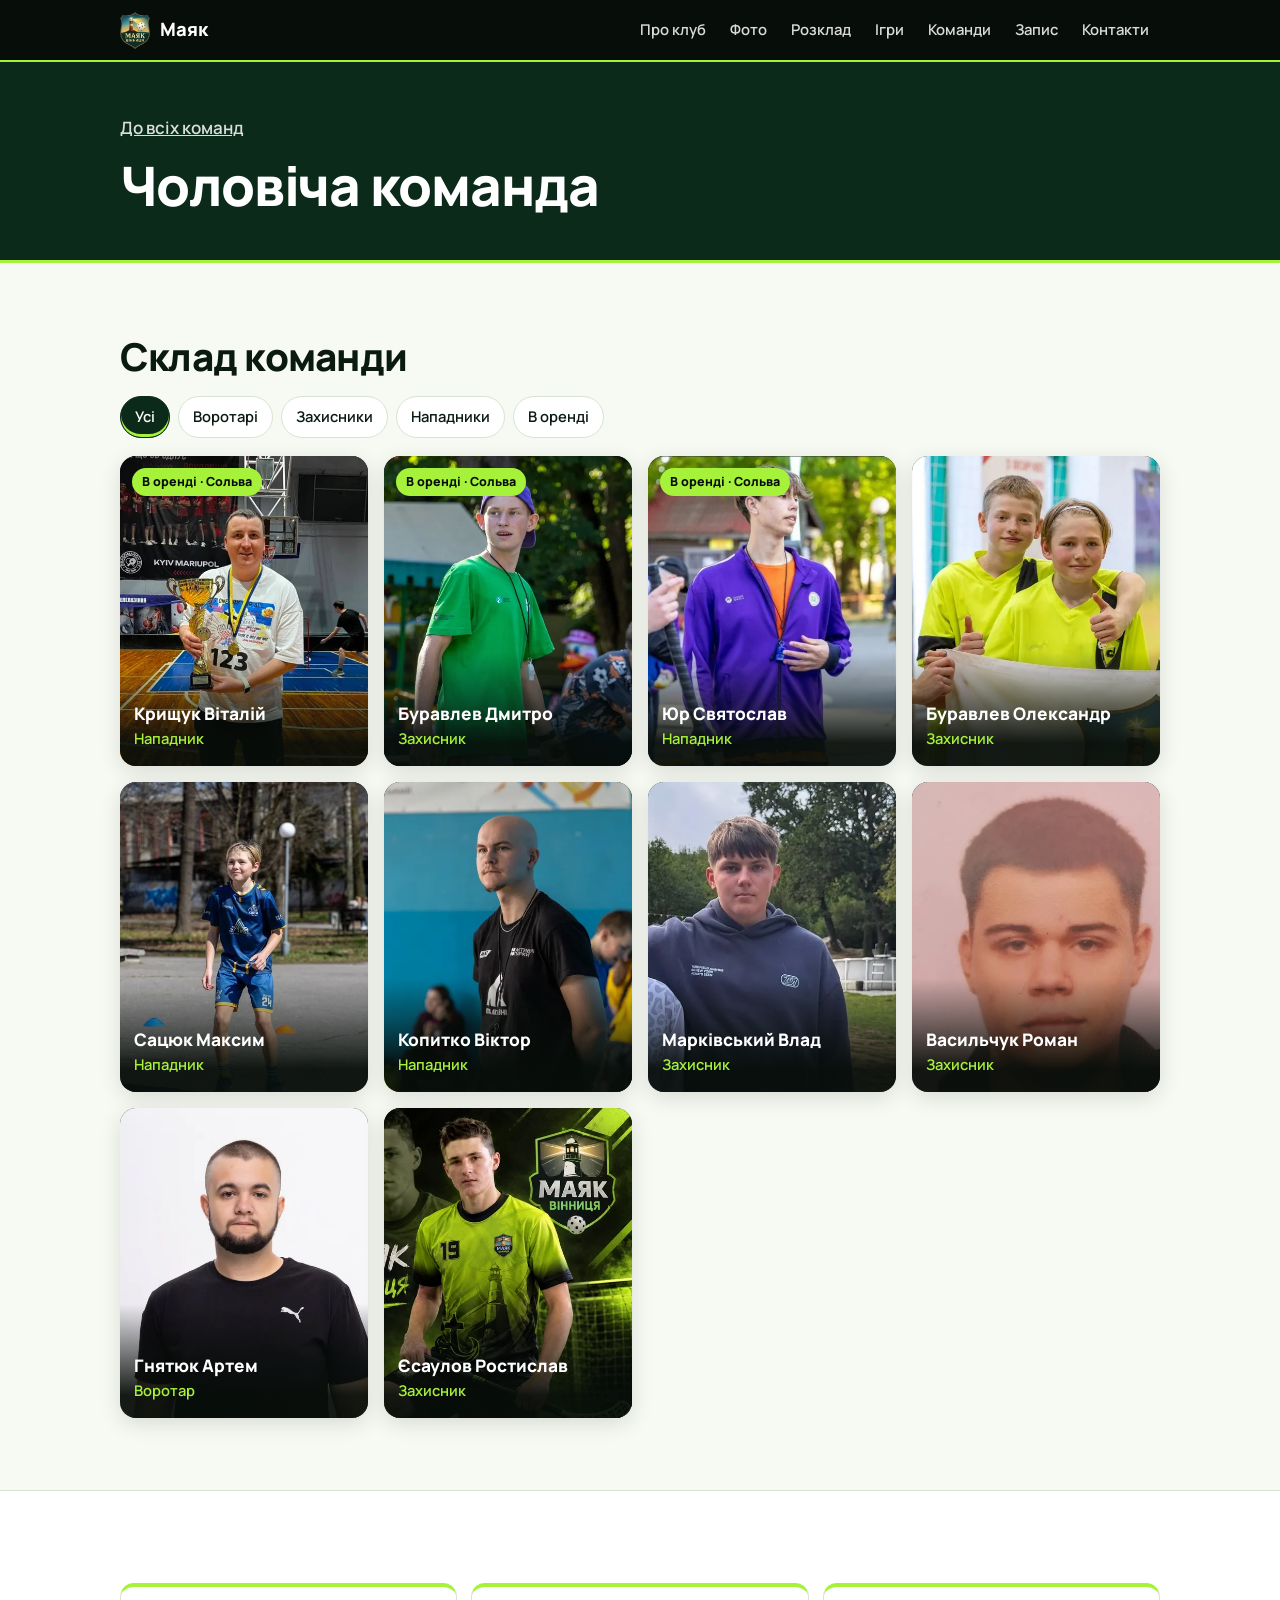
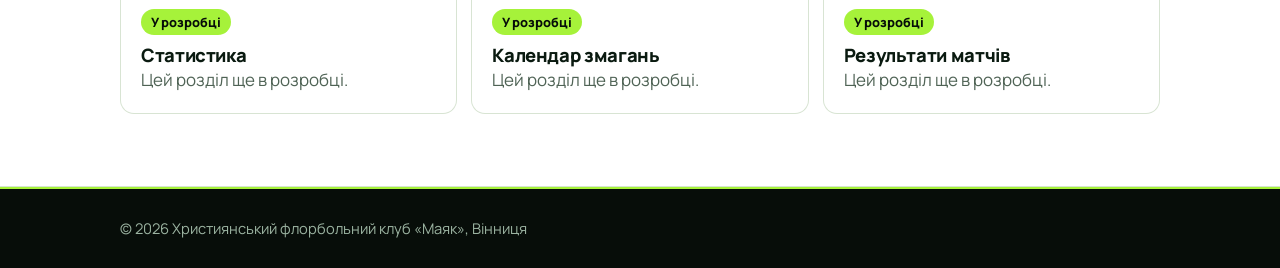
<file: team-men.html>
<!DOCTYPE html>
<html lang="uk">
<head>
<meta charset="utf-8">
<meta name="viewport" content="width=device-width, initial-scale=1, viewport-fit=cover">
<meta name="description" content="Чоловіча команда клубу «Маяк», Вінниця: склад команди, статистика, результати й календар змагань.">
<title>Чоловіча команда — Маяк Вінниця</title>
<link rel="canonical" href="https://dimooon4220.github.io/Mayak-Vinnytsia/team-men.html">
<link rel="preconnect" href="https://fonts.googleapis.com">
<link rel="preconnect" href="https://fonts.gstatic.com" crossorigin>
<link href="https://fonts.googleapis.com/css2?family=Manrope:wght@400;600;800&display=swap" rel="stylesheet">
<link rel="stylesheet" href="mayak.css">
</head>
<body>
<header>
  <div class="wrap">
    <a class="logo" href="index.html#home"><i></i>Маяк</a>
    <nav aria-label="Основне меню">
      <a href="index.html#about">Про клуб</a><a href="index.html#photos">Фото</a><a href="index.html#schedule">Розклад</a><a href="index.html#matches">Ігри</a><a href="index.html#teams">Команди</a><a href="index.html#join">Запис</a><a href="index.html#contacts">Контакти</a>
    </nav>
  </div>
</header>
<main>
<div class="phead">
  <div class="wrap">
    <a class="back" href="index.html#teams">До всіх команд</a>
    <h1>Чоловіча команда</h1>
  </div>
</div>
<section>
  <div class="wrap">
    <h2>Склад команди</h2>
    <div class="chips" id="pf"></div>
    <div class="pgrid" id="players"></div>
  </div>
</section>
<section class="alt">
  <div class="wrap">
    <div class="pcards">
      <div class="pcard"><span class="badge">У розробці</span><h3>Статистика</h3><p>Цей розділ ще в розробці.</p></div>
      <div class="pcard"><span class="badge">У розробці</span><h3>Календар змагань</h3><p>Цей розділ ще в розробці.</p></div>
      <div class="pcard"><span class="badge">У розробці</span><h3>Результати матчів</h3><p>Цей розділ ще в розробці.</p></div>
    </div>
  </div>
</section>
</main>
<footer><div class="wrap">© 2026 Християнський флорбольний клуб «Маяк», Вінниця</div></footer>
<script>
/* Для адміністратора: щоб додати гравця, скопіюйте будь-який рядок нижче й змініть дані.
   loan: назва клубу, якщо гравець в оренді (інакше порожньо). */
var PLAYERS=[{"name": "Крищук Віталій", "role": "Нападник", "loan": "Сольва", "img": "[data-uri]"}, {"name": "Буравлев Дмитро", "role": "Захисник", "loan": "Сольва", "img": "[data-uri]"}, {"name": "Юр Святослав", "role": "Нападник", "loan": "Сольва", "img": "[data-uri]"}, {"name": "Буравлев Олександр", "role": "Захисник", "loan": "", "img": "[data-uri]"}, {"name": "Сацюк Максим", "role": "Нападник", "loan": "", "img": "[data-uri]"}, {"name": "Копитко Віктор", "role": "Нападник", "loan": "", "img": "[data-uri]"}, {"name": "Марківський Влад", "role": "Захисник", "loan": "", "img": "[data-uri]"}, {"name": "Васильчук Роман", "role": "Захисник", "loan": "", "img": "[data-uri]"}, {"name": "Гнятюк Артем", "role": "Воротар", "loan": "", "img": "[data-uri]"}, {"name": "Єсаулов Ростислав", "role": "Захисник", "loan": "", "img": "[data-uri]"}];
var FILTERS=[['all','Усі'],['Воротар','Воротарі'],['Захисник','Захисники'],['Нападник','Нападники'],['loan','В оренді']];
var $=function(i){return document.getElementById(i)};
$('players').innerHTML=PLAYERS.map(function(p){
  return '<article class="pl" data-r="'+p.role+'" data-l="'+(p.loan?1:0)+'"><img src="'+p.img+'" alt="'+p.name+', '+p.role.toLowerCase()+'" loading="lazy">'+(p.loan?'<span class="loan">В оренді · '+p.loan+'</span>':'')+'<div class="info"><b>'+p.name+'</b><span>'+p.role+'</span></div></article>';
}).join('');
$('pf').innerHTML=FILTERS.map(function(f,i){return '<button class="chip" data-f="'+f[0]+'" aria-pressed="'+(i==0)+'">'+f[1]+'</button>'}).join('');
$('pf').onclick=function(e){var b=e.target.closest('.chip');if(!b)return;
  [].forEach.call(this.children,function(x){x.setAttribute('aria-pressed',x===b)});
  var f=b.dataset.f;
  [].forEach.call($('players').children,function(c){
    var ok=f=='all'||(f=='loan'?c.dataset.l=='1':c.dataset.r==f);c.classList.toggle('out',!ok)});
};
</script>
</body>
</html>
</file>
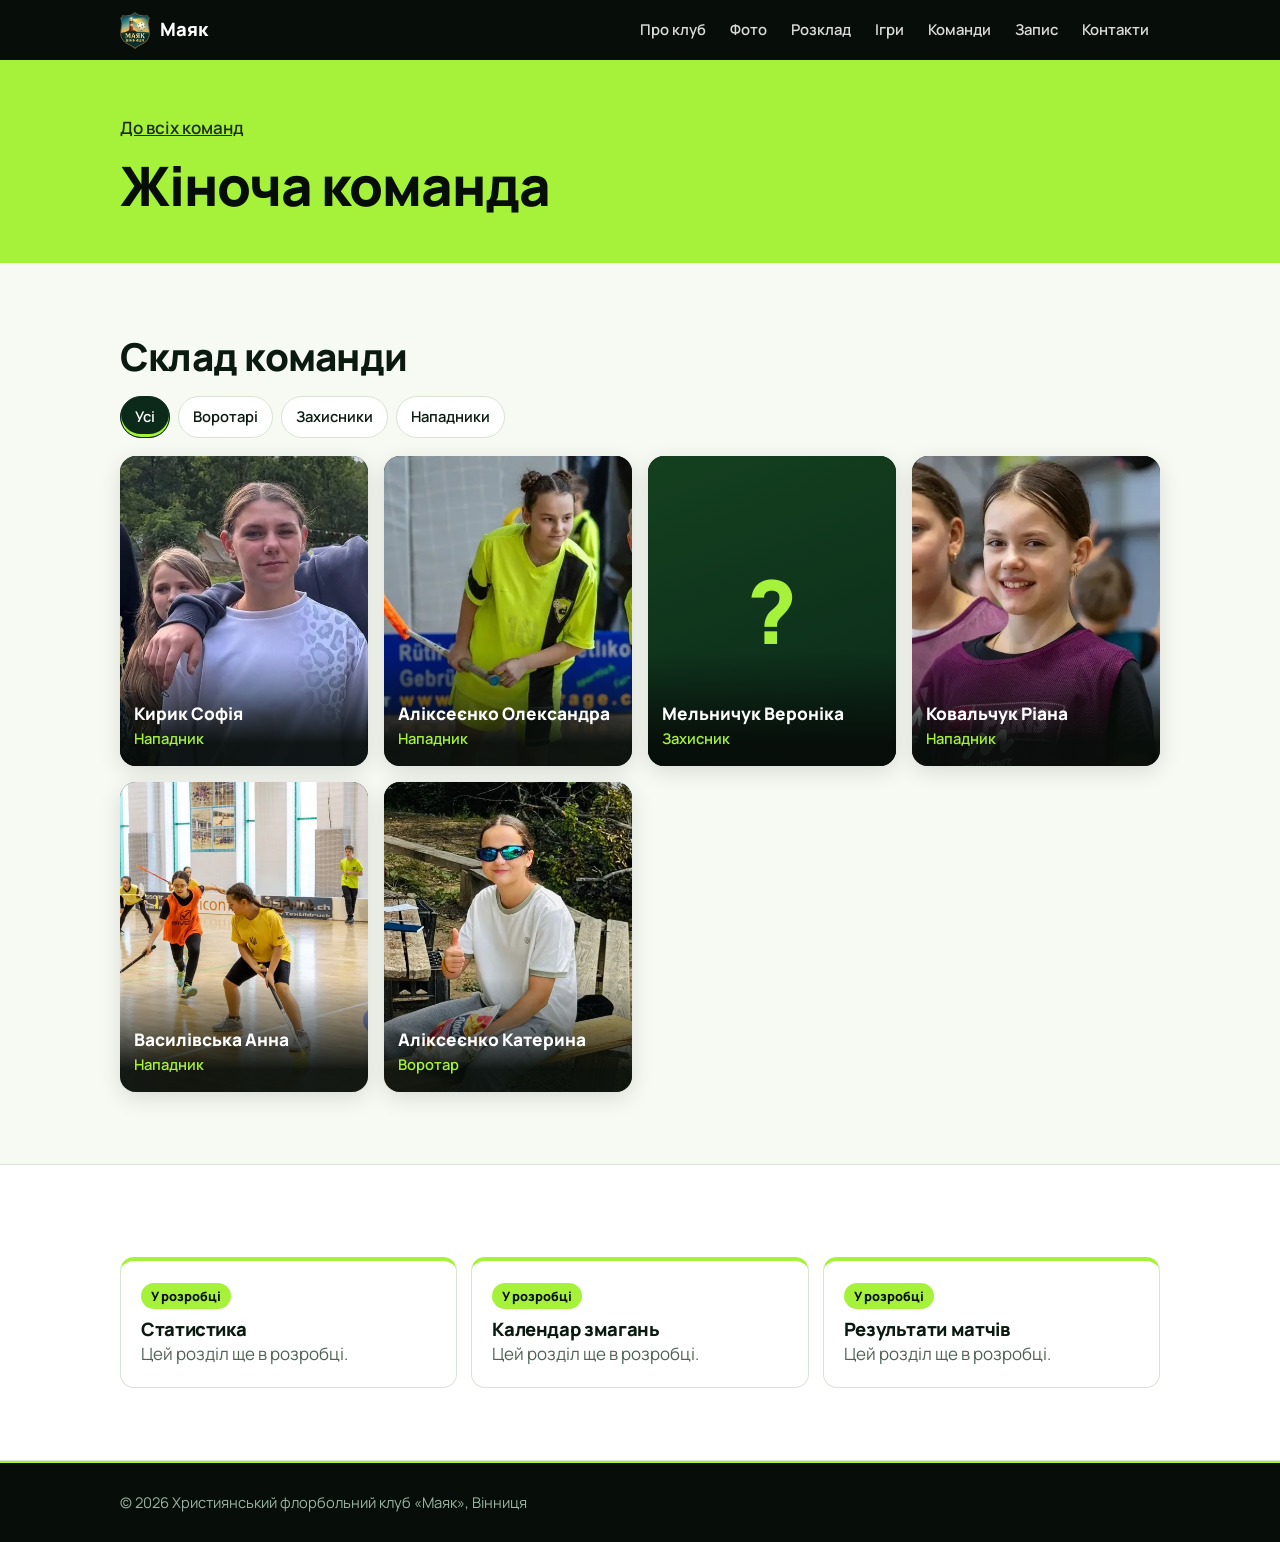
<file: team-women.html>
<!DOCTYPE html>
<html lang="uk">
<head>
<meta charset="utf-8">
<meta name="viewport" content="width=device-width, initial-scale=1, viewport-fit=cover">
<meta name="description" content="Жіноча команда клубу «Маяк», Вінниця: склад команди, статистика, результати й календар змагань.">
<title>Жіноча команда — Маяк Вінниця</title>
<link rel="canonical" href="https://dimooon4220.github.io/Mayak-Vinnytsia/team-women.html">
<link rel="preconnect" href="https://fonts.googleapis.com">
<link rel="preconnect" href="https://fonts.gstatic.com" crossorigin>
<link href="https://fonts.googleapis.com/css2?family=Manrope:wght@400;600;800&display=swap" rel="stylesheet">
<link rel="stylesheet" href="mayak.css">
</head>
<body>
<header>
  <div class="wrap">
    <a class="logo" href="index.html#home"><i></i>Маяк</a>
    <nav aria-label="Основне меню">
      <a href="index.html#about">Про клуб</a><a href="index.html#photos">Фото</a><a href="index.html#schedule">Розклад</a><a href="index.html#matches">Ігри</a><a href="index.html#teams">Команди</a><a href="index.html#join">Запис</a><a href="index.html#contacts">Контакти</a>
    </nav>
  </div>
</header>
<main>
<div class="phead lime">
  <div class="wrap">
    <a class="back" href="index.html#teams">До всіх команд</a>
    <h1>Жіноча команда</h1>
  </div>
</div>
<section>
  <div class="wrap">
    <h2>Склад команди</h2>
    <div class="chips" id="pf"></div>
    <div class="pgrid" id="players"></div>
  </div>
</section>
<section class="alt">
  <div class="wrap">
    <div class="pcards">
      <div class="pcard"><span class="badge">У розробці</span><h3>Статистика</h3><p>Цей розділ ще в розробці.</p></div>
      <div class="pcard"><span class="badge">У розробці</span><h3>Календар змагань</h3><p>Цей розділ ще в розробці.</p></div>
      <div class="pcard"><span class="badge">У розробці</span><h3>Результати матчів</h3><p>Цей розділ ще в розробці.</p></div>
    </div>
  </div>
</section>
</main>
<footer><div class="wrap">© 2026 Християнський флорбольний клуб «Маяк», Вінниця</div></footer>
<script>
/* Для адміністратора: щоб додати гравчиню, скопіюйте будь-який рядок і змініть дані.
   Якщо фото ще немає, залиште img порожнім, покажеться знак питання. */
var PLAYERS=[{"name": "Кирик Софія", "role": "Нападник", "img": "[data-uri]"}, {"name": "Аліксеєнко Олександра", "role": "Нападник", "img": "[data-uri]"}, {"name": "Мельничук Вероніка", "role": "Захисник", "img": ""}, {"name": "Ковальчук Ріана", "role": "Нападник", "img": "[data-uri]"}, {"name": "Василівська Анна", "role": "Нападник", "img": "[data-uri]"}, {"name": "Аліксеєнко Катерина", "role": "Воротар", "img": "[data-uri]"}];
var FILTERS=[['all','Усі'],['Воротар','Воротарі'],['Захисник','Захисники'],['Нападник','Нападники']];
var $=function(i){return document.getElementById(i)};
$('players').innerHTML=PLAYERS.map(function(p){
  return '<article class="pl" data-r="'+p.role+'">'+(p.img?'<img src="'+p.img+'" alt="'+p.name+', '+p.role.toLowerCase()+'" loading="lazy">':'<div class="ph" aria-hidden="true">?</div>')+'<div class="info"><b>'+p.name+'</b><span>'+p.role+'</span></div></article>';
}).join('');
$('pf').innerHTML=FILTERS.map(function(f,i){return '<button class="chip" data-f="'+f[0]+'" aria-pressed="'+(i==0)+'">'+f[1]+'</button>'}).join('');
$('pf').onclick=function(e){var b=e.target.closest('.chip');if(!b)return;
  [].forEach.call(this.children,function(x){x.setAttribute('aria-pressed',x===b)});
  var f=b.dataset.f;
  [].forEach.call($('players').children,function(c){c.classList.toggle('out',!(f=='all'||c.dataset.r==f))});
};
</script>
</body>
</html>
</file>
<file: mayak.css>
:root{--bg:#F6FAF3;--surface:#fff;--ink:#0A1A10;--muted:#4F6355;--line:#D8E4D3;--green:#0B2A1A;--black:#070D09;--lime:#A6F23A;--logo:url(logo.png);
  box-sizing:border-box;padding-top:env(safe-area-inset-top,0px);padding-bottom:env(safe-area-inset-bottom,0px)}
@media (prefers-color-scheme:dark){:root:not([data-theme="light"]){--bg:#070D09;--surface:#0E1B12;--ink:#EEF6EC;--muted:#9BB3A1;--line:#1F3426;color-scheme:dark}}
:root[data-theme="dark"]{--bg:#070D09;--surface:#0E1B12;--ink:#EEF6EC;--muted:#9BB3A1;--line:#1F3426;color-scheme:dark}
html{scroll-padding-top:calc(env(safe-area-inset-top,0px) + 64px);scroll-behavior:smooth}
*,*::before,*::after{box-sizing:inherit}
body{margin:0;background:var(--bg);color:var(--ink);font:400 1.0625rem/1.6 "Manrope",system-ui,-apple-system,"Segoe UI",Roboto,sans-serif}
body::before{content:"";position:fixed;inset:0 0 auto;height:env(safe-area-inset-top,0px);background:var(--black);z-index:30}
a{color:inherit}
:focus-visible{outline:3px solid var(--lime);outline-offset:3px}
.wrap{max-width:1080px;margin:0 auto;padding:0 20px}
h1,h2,h3{line-height:1.12;margin:0;letter-spacing:-.02em}
h2{font-size:clamp(1.7rem,4vw,2.4rem);font-weight:800;margin-bottom:.4em}
h3{font-size:1.15rem;font-weight:800}
p{margin:0 0 1em;max-width:64ch}
section{padding:72px 0}
.alt{background:var(--surface);border-block:1px solid var(--line)}
.empty{padding:22px;border:2px dashed var(--line);border-radius:14px;color:var(--muted);margin:0}
.js .rv{opacity:0;transform:translateY(18px);transition:opacity .7s ease,transform .7s ease}
.js .rv.in{opacity:1;transform:none}
@media (prefers-reduced-motion:reduce){.js .rv{opacity:1;transform:none;transition:none}.beam,.ball{animation:none!important}html{scroll-behavior:auto}}

header{position:sticky;top:env(safe-area-inset-top,0px);z-index:20;background:var(--black);color:#fff;border-bottom:2px solid var(--lime)}
header .wrap{display:flex;align-items:center;justify-content:space-between;gap:16px;height:60px}
.logo{font-weight:800;font-size:1.15rem;text-decoration:none;display:flex;align-items:center;gap:10px}
.logo i{width:30px;height:37px;background:var(--logo) center/contain no-repeat}
nav{display:flex;gap:2px;overflow-x:auto}
nav a{text-decoration:none;padding:8px 11px;border-radius:8px;font-weight:600;font-size:.93rem;white-space:nowrap;opacity:.85;transition:background .25s,color .25s}
nav a:hover{opacity:1;background:var(--lime);color:var(--black)}

.hero{position:relative;background:var(--green) center/cover;color:#fff;overflow:hidden;padding:84px 0 92px}
.hero::before{content:"";position:absolute;inset:0;background:linear-gradient(90deg,rgba(7,13,9,.95),rgba(11,42,26,.84) 55%,rgba(11,42,26,.55))}
.beam{position:absolute;right:-30%;top:50%;width:1400px;height:1400px;margin-top:-700px;background:conic-gradient(from 0deg,rgba(166,242,58,.3) 0deg,rgba(166,242,58,0) 38deg,rgba(166,242,58,0) 360deg);animation:sweep 14s linear infinite;pointer-events:none}
@keyframes sweep{to{transform:rotate(360deg)}}
.hero .wrap{position:relative;display:grid;grid-template-columns:1.4fr 1fr;gap:40px;align-items:center}
.hero h1{font-size:clamp(2.3rem,6.4vw,4.3rem);font-weight:800;max-width:15ch}
.hero p{font-size:1.15rem;color:#D3E4D3;margin:20px 0 28px;max-width:52ch}
.btns{display:flex;flex-wrap:wrap;gap:12px}
.btn{display:inline-block;padding:14px 22px;border-radius:10px;font:inherit;font-weight:800;text-decoration:none;border:2px solid var(--lime);cursor:pointer;transition:transform .2s,background .25s,color .25s}
.btn:hover{transform:translateY(-2px)}
.btn.main{background:var(--lime);color:var(--black)}
.btn.ghost{color:#fff;border-color:rgba(255,255,255,.4)}
.btn.ghost:hover{border-color:var(--lime);color:var(--lime)}
.free{margin-top:26px;padding:12px 16px;border-left:4px solid var(--lime);background:rgba(255,255,255,.08);border-radius:0 10px 10px 0;display:inline-block;font-weight:600}
.mark{position:relative;justify-self:center;width:100%;max-width:330px;aspect-ratio:452/560}
.crest{position:absolute;inset:0;background:var(--logo) center/contain no-repeat;filter:drop-shadow(0 12px 40px rgba(166,242,58,.25))}
.ball{position:absolute;right:-14%;bottom:-4%;width:34%;animation:bob 5s ease-in-out infinite}
@keyframes bob{50%{transform:translateY(-10px) rotate(8deg)}}
@media(max-width:800px){.hero .wrap{grid-template-columns:1fr}.mark{max-width:210px;order:-1;justify-self:start}}

.facts{display:grid;grid-template-columns:repeat(auto-fit,minmax(190px,1fr));margin-top:30px;border-top:3px solid var(--lime)}
.facts div{padding:18px 16px 0 0}
.facts strong{display:block;font-size:1.7rem;font-weight:800;line-height:1.1}
.facts span{color:var(--muted);font-size:.95rem}

.chips{display:flex;flex-wrap:wrap;gap:8px;margin:18px 0}
.chip{font:inherit;font-weight:600;font-size:.92rem;padding:8px 14px;border-radius:99px;border:1.5px solid var(--line);background:var(--surface);color:var(--ink);cursor:pointer;transition:background .2s,border-color .2s}
.chip[aria-pressed="true"]{background:var(--green);border-color:var(--green);color:#fff;box-shadow:inset 0 -3px 0 var(--lime)}
.gallery{display:grid;grid-template-columns:1.05fr 1fr;gap:12px}
.gallery figure{margin:0;overflow:hidden;border-radius:14px}
.gallery img{display:block;width:100%;height:100%;object-fit:cover;transition:transform .5s}
.gallery figure:hover img{transform:scale(1.04)}
.gallery .big{grid-row:span 2}.gallery .a{aspect-ratio:16/10}.gallery .b{aspect-ratio:16/7}
.gallery.one{grid-template-columns:1fr}.gallery.one .big{grid-row:auto}
@media(max-width:700px){.gallery{grid-template-columns:1fr}.gallery .big{grid-row:auto;aspect-ratio:1}}

.days{display:grid;grid-template-columns:repeat(auto-fit,minmax(240px,1fr));gap:14px;margin-top:22px}
.day{background:var(--bg);border:1px solid var(--line);border-radius:14px;padding:18px;border-top:4px solid var(--lime)}
.day.off{border-top-color:var(--line);opacity:.85}
.day h3{margin-bottom:2px}.day small{color:var(--muted);display:block;margin-bottom:10px}
.slot{display:flex;justify-content:space-between;gap:10px;padding:8px 0;border-top:1px solid var(--line)}
.slot b{font-weight:800}.slot span{color:var(--muted);font-size:.93rem}

.tabs{display:flex;gap:8px;margin:18px 0}
.games{display:grid;gap:10px}
.game{display:grid;grid-template-columns:110px 1fr auto;gap:14px;align-items:center;padding:14px 18px;background:var(--surface);border:1px solid var(--line);border-radius:12px}
.game small{color:var(--muted);display:block}
.game .sc{font-weight:800;font-size:1.3rem}
.game.pl{border-left:5px solid var(--lime)}
@media(max-width:560px){.game{grid-template-columns:1fr auto}.game>small{grid-column:1/-1}}

.teams{display:grid;grid-template-columns:repeat(3,1fr);gap:16px;margin-top:24px}
.team{padding:24px;border-radius:16px;background:var(--green);color:#fff;display:flex;flex-direction:column;gap:12px;transition:transform .25s}
.team:hover{transform:translateY(-4px)}
.team.lime{background:var(--lime);color:var(--black)}
.team.blk{background:var(--black)}
.team ul{margin:0;padding-left:1.1em;font-size:.97rem}
.team p{margin:auto 0 0;font-size:.9rem;opacity:.8}
@media(max-width:800px){.teams{grid-template-columns:1fr}}
.ach{display:grid;grid-template-columns:1fr 1fr;gap:32px;margin-top:40px}
.ach ul{padding:0;margin:12px 0 0;list-style:none}
.ach li{padding:10px 0 10px 28px;border-top:1px solid var(--line);position:relative}
.ach li::before{content:"";position:absolute;left:2px;top:17px;width:12px;height:12px;border-radius:50%;background:var(--lime);box-shadow:inset 0 0 0 3px var(--green)}
@media(max-width:800px){.ach{grid-template-columns:1fr}}

.join{display:grid;grid-template-columns:1fr 1fr;gap:40px;align-items:start}
@media(max-width:800px){.join{grid-template-columns:1fr}}
form{display:grid;gap:14px;background:var(--surface);padding:24px;border-radius:16px;border:1px solid var(--line)}
label{display:grid;gap:6px;font-weight:600;font-size:.95rem}
input,select,textarea{font:inherit;padding:12px;border-radius:10px;border:1px solid var(--line);background:var(--bg);color:var(--ink)}
.msg{font-weight:600;min-height:1.4em;margin:0}
.contacts{display:grid;grid-template-columns:repeat(auto-fit,minmax(230px,1fr));gap:22px;margin-top:20px}
.contacts small{display:block;color:var(--muted)}.contacts a,.contacts b{font-weight:800;font-size:1.05rem}
footer{background:var(--black);color:#9BB3A1;padding:28px 0;font-size:.92rem;border-top:2px solid var(--lime)}

.gallery{grid-template-columns:repeat(auto-fill,minmax(240px,1fr))}
.gallery figure{aspect-ratio:4/3}
.gallery img{object-position:center 30%}
.team .more{margin-top:auto;font-weight:800;text-decoration:none;border-bottom:2px solid currentColor;align-self:flex-start}
.team em{opacity:.75;font-style:normal;font-size:.9em}
.team li a{font-weight:800}
.phead{background:var(--green);color:#fff;padding:52px 0 44px;border-bottom:3px solid var(--lime)}
.phead.lime{background:var(--lime);color:var(--black)}
.phead h1{font-size:clamp(2rem,5.5vw,3.4rem);font-weight:800}
.back{display:inline-block;margin-bottom:14px;font-weight:600;color:inherit;opacity:.85}
.pcards{display:grid;grid-template-columns:repeat(auto-fit,minmax(240px,1fr));gap:14px;margin-top:20px}
.pcard{background:var(--surface);border:1px solid var(--line);border-radius:14px;padding:20px;border-top:4px solid var(--lime)}
.pcard p{margin:0;color:var(--muted)}
.badge{display:inline-block;background:var(--lime);color:var(--black);font-weight:800;font-size:.8rem;padding:3px 10px;border-radius:99px;margin-bottom:10px}
.players{display:grid;grid-template-columns:repeat(auto-fill,minmax(180px,1fr));gap:14px;margin-top:20px}
.player{background:var(--surface);border:1px solid var(--line);border-radius:14px;padding:18px}
.player b{display:block;font-size:1.05rem}.player span{color:var(--muted);font-size:.93rem}
.player .num{font-size:1.8rem;font-weight:800;color:var(--green);display:block;line-height:1}

.pgrid{display:grid;grid-template-columns:repeat(auto-fill,minmax(210px,1fr));gap:16px;margin-top:6px}
.pl{position:relative;border-radius:16px;overflow:hidden;background:var(--green);color:#fff;box-shadow:0 6px 22px rgba(0,0,0,.12);transition:transform .3s,box-shadow .3s}
.pl:hover{transform:translateY(-5px);box-shadow:0 14px 30px rgba(0,0,0,.22)}
.pl img{display:block;width:100%;aspect-ratio:4/5;object-fit:cover;transition:transform .5s}
.pl:hover img{transform:scale(1.04)}
.pl .info{position:absolute;inset:auto 0 0;padding:52px 14px 14px;background:linear-gradient(to top,rgba(7,13,9,.94) 20%,rgba(7,13,9,0))}
.pl .info b{display:block;font-weight:800;font-size:1.08rem;line-height:1.2}
.pl .info span{color:var(--lime);font-weight:600;font-size:.92rem}
.pl .loan{position:absolute;top:12px;left:12px;background:var(--lime);color:var(--black);font-weight:800;font-size:.78rem;padding:4px 10px;border-radius:99px}
.pl.out{display:none}

.pl .ph{aspect-ratio:4/5;display:grid;place-items:center;font-size:5.5rem;font-weight:800;color:var(--lime);background:linear-gradient(160deg,#14401f,#0B2A1A)}
</file>
